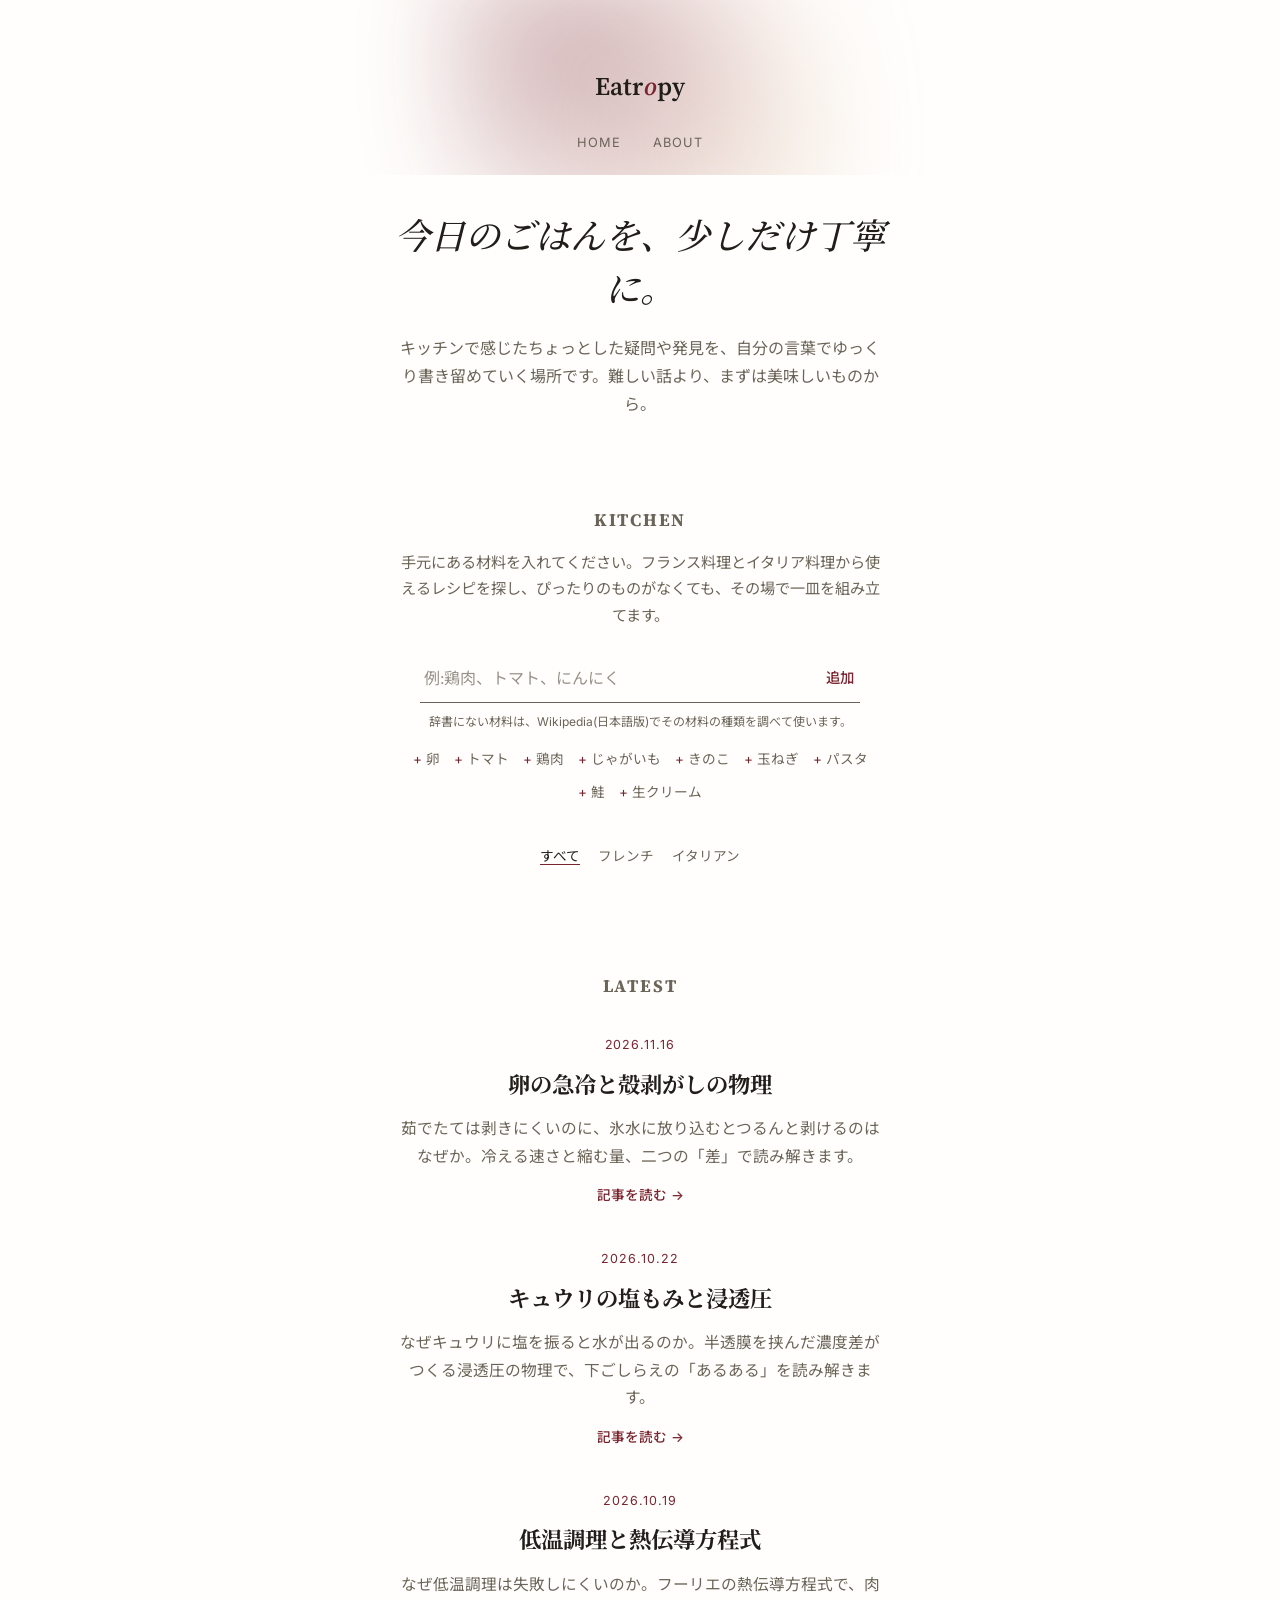
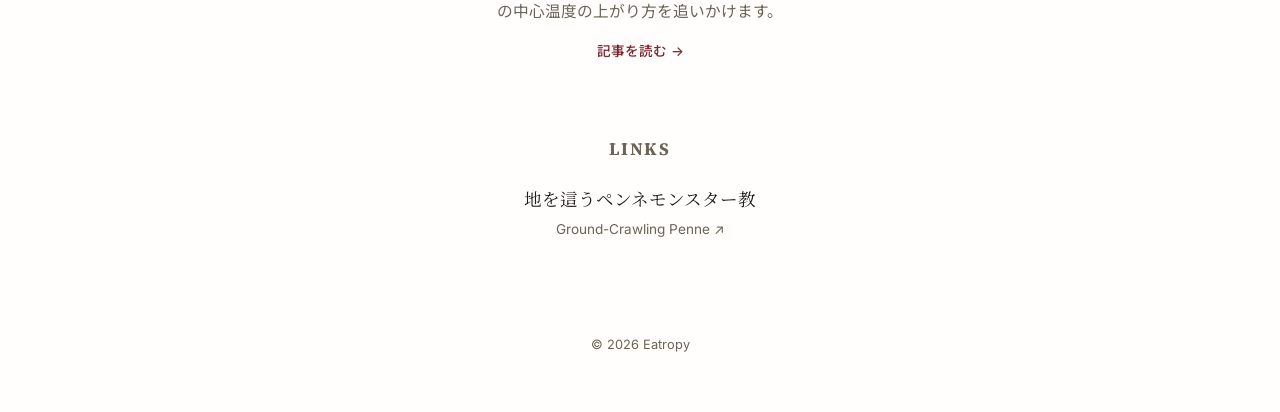
<file: index.html>
<!doctype html>
<html lang="ja">
<head>
<meta charset="utf-8">
<meta name="viewport" content="width=device-width, initial-scale=1">
<title>Eatropy</title>
<meta name="description" content="物理学生が、食をめぐる現象を物理の視点で読み解く。">
<link rel="canonical" href="https://eatropy.github.io/Eatropy/">
<meta property="og:type" content="website">
<meta property="og:url" content="https://eatropy.github.io/Eatropy/">
<meta property="og:site_name" content="Eatropy">
<meta property="og:title" content="Eatropy">
<meta property="og:description" content="物理学生が、食をめぐる現象を物理の視点で読み解く。">
<meta property="og:image" content="https://eatropy.github.io/Eatropy/og-image.png">
<meta property="og:locale" content="ja_JP">
<meta name="twitter:card" content="summary_large_image">
<meta name="twitter:title" content="Eatropy">
<meta name="twitter:description" content="物理学生が、食をめぐる現象を物理の視点で読み解く。">
<meta name="twitter:image" content="https://eatropy.github.io/Eatropy/og-image.png">
<link rel="icon" href="favicon.svg" type="image/svg+xml">
<link rel="preconnect" href="https://fonts.googleapis.com">
<link rel="preconnect" href="https://fonts.gstatic.com" crossorigin>
<link href="https://fonts.googleapis.com/css2?family=Source+Serif+4:ital,wght@0,400;0,600;1,400&family=EB+Garamond:ital,wght@0,400;0,500;1,400;1,500&family=Inter:wght@400;500;600&family=Noto+Serif+JP:wght@500;600&family=Noto+Sans+JP:wght@400;500&display=swap" rel="stylesheet">
<link rel="stylesheet" href="css/style.css">
<script defer src="js/recipes.js"></script>
<script defer src="js/kitchen.js"></script>
</head>
<body>

<header class="site-header">
  <div class="wrap">
    <div>
      <div class="logo">Eatr<em>o</em>py</div>
    </div>
    <nav class="site-nav">
      <a href="index.html">Home</a>
      <a href="about.html">About</a>
    </nav>
  </div>
</header>

<section class="hero">
  <div class="wrap">
    <h1>今日のごはんを、少しだけ丁寧に。</h1>
    <p>キッチンで感じたちょっとした疑問や発見を、自分の言葉でゆっくり書き留めていく場所です。難しい話より、まずは美味しいものから。</p>
  </div>
</section>

<section class="kitchen" id="kitchen">
  <div class="wrap">
    <h2>Kitchen</h2>
    <p class="kitchen-lead">手元にある材料を入れてください。フランス料理とイタリア料理から使えるレシピを探し、ぴったりのものがなくても、その場で一皿を組み立てます。</p>

    <form class="kitchen-form" autocomplete="off">
      <label class="visually-hidden" for="kitchen-input">材料</label>
      <input id="kitchen-input" type="text" placeholder="例:鶏肉、トマト、にんにく" enterkeyhint="done">
      <button type="submit">追加</button>
    </form>
    <p class="kitchen-note">辞書にない材料は、Wikipedia(日本語版)でその材料の種類を調べて使います。</p>

    <div class="kitchen-suggest" aria-label="よく使う材料">
      <button type="button" data-ing="卵">卵</button>
      <button type="button" data-ing="トマト">トマト</button>
      <button type="button" data-ing="鶏肉">鶏肉</button>
      <button type="button" data-ing="じゃがいも">じゃがいも</button>
      <button type="button" data-ing="きのこ">きのこ</button>
      <button type="button" data-ing="玉ねぎ">玉ねぎ</button>
      <button type="button" data-ing="パスタ">パスタ</button>
      <button type="button" data-ing="鮭">鮭</button>
      <button type="button" data-ing="生クリーム">生クリーム</button>
    </div>

    <div class="kitchen-chips" aria-live="polite"></div>

    <div class="kitchen-filter" role="radiogroup" aria-label="料理のジャンル">
      <label><input type="radio" name="cuisine" value="all" checked><span>すべて</span></label>
      <label><input type="radio" name="cuisine" value="fr"><span>フレンチ</span></label>
      <label><input type="radio" name="cuisine" value="it"><span>イタリアン</span></label>
      <button type="button" class="kitchen-clear" hidden>材料をすべて外す</button>
    </div>

    <div class="kitchen-results" aria-live="polite"></div>
    <noscript><p class="kitchen-empty">この機能を使うには JavaScript を有効にしてください。</p></noscript>
  </div>
</section>

<section class="posts">
  <div class="wrap">
    <h2>Latest</h2>

    <div class="post-list">
      <a class="post-entry" href="posts/egg-thermal-shock.html">
        <div class="meta">2026.11.16</div>
        <h3>卵の急冷と殻剥がしの物理</h3>
        <p>茹でたては剥きにくいのに、氷水に放り込むとつるんと剥けるのはなぜか。冷える速さと縮む量、二つの「差」で読み解きます。</p>
        <span class="read-more">記事を読む →</span>
      </a>
      <a class="post-entry" href="posts/cucumber-osmosis.html">
        <div class="meta">2026.10.22</div>
        <h3>キュウリの塩もみと浸透圧</h3>
        <p>なぜキュウリに塩を振ると水が出るのか。半透膜を挟んだ濃度差がつくる浸透圧の物理で、下ごしらえの「あるある」を読み解きます。</p>
        <span class="read-more">記事を読む →</span>
      </a>
      <a class="post-entry" href="posts/sous-vide-heat.html">
        <div class="meta">2026.10.19</div>
        <h3>低温調理と熱伝導方程式</h3>
        <p>なぜ低温調理は失敗しにくいのか。フーリエの熱伝導方程式で、肉の中心温度の上がり方を追いかけます。</p>
        <span class="read-more">記事を読む →</span>
      </a>
    </div>

  </div>
</section>

<section class="links">
  <div class="wrap">
    <h2>Links</h2>
    <a class="link-entry" href="https://g-penne.github.io/G-penne/" target="_blank" rel="noopener noreferrer">
      <div class="link-title">地を這うペンネモンスター教</div>
      <div class="link-sub">Ground-Crawling Penne ↗</div>
    </a>
  </div>
</section>

<footer class="site-footer">
  <div class="wrap">
    <span>&copy; 2026 Eatropy</span>
  </div>
</footer>

</body>
</html>
</file>
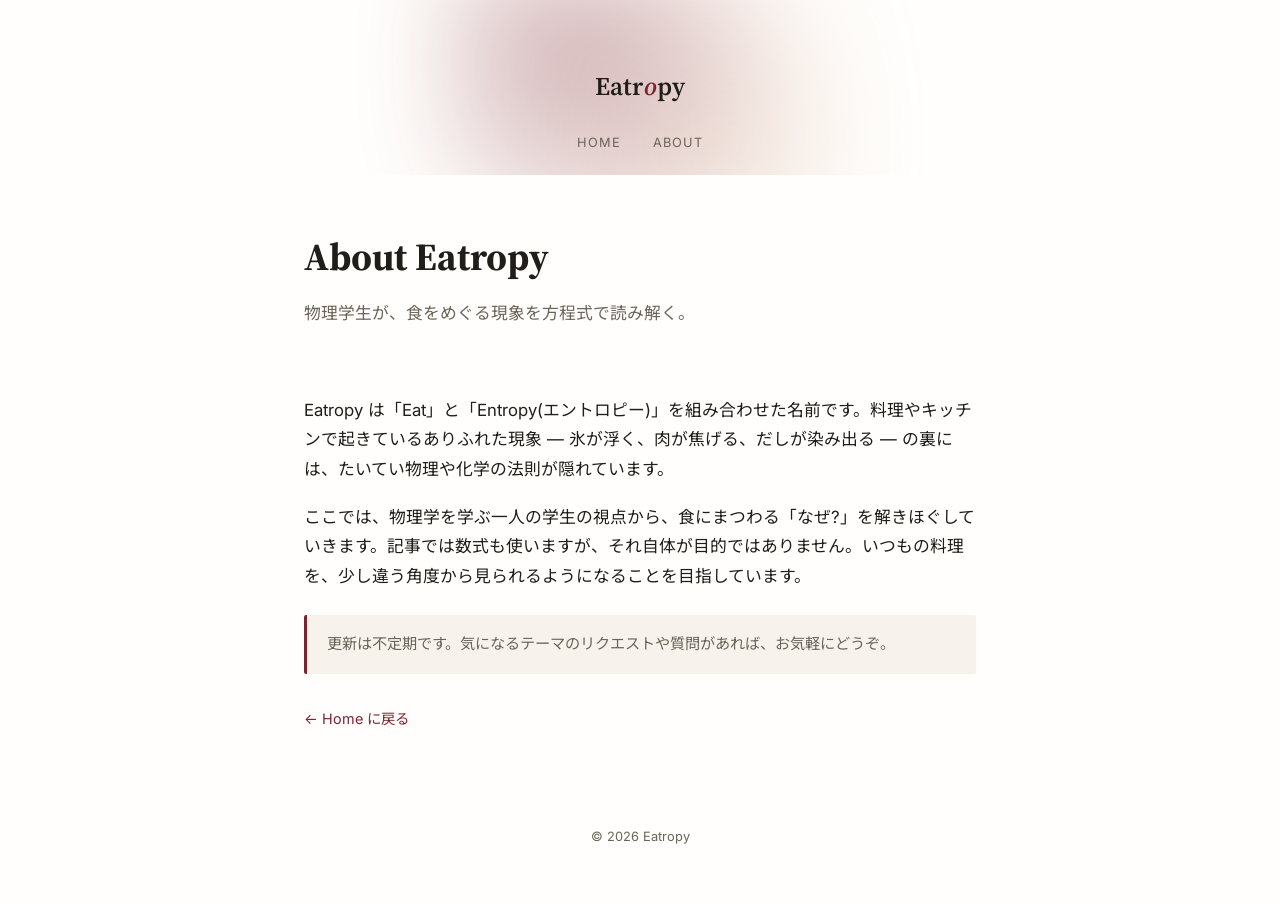
<file: about.html>
<!doctype html>
<html lang="ja">
<head>
<meta charset="utf-8">
<meta name="viewport" content="width=device-width, initial-scale=1">
<title>About — Eatropy</title>
<meta name="description" content="物理学生が、食をめぐる現象を方程式で読み解く。Eatropyについて。">
<link rel="canonical" href="https://eatropy.github.io/Eatropy/about.html">
<meta property="og:type" content="website">
<meta property="og:url" content="https://eatropy.github.io/Eatropy/about.html">
<meta property="og:site_name" content="Eatropy">
<meta property="og:title" content="About — Eatropy">
<meta property="og:description" content="物理学生が、食をめぐる現象を方程式で読み解く。Eatropyについて。">
<meta property="og:image" content="https://eatropy.github.io/Eatropy/og-image.png">
<meta property="og:locale" content="ja_JP">
<meta name="twitter:card" content="summary_large_image">
<meta name="twitter:title" content="About — Eatropy">
<meta name="twitter:description" content="物理学生が、食をめぐる現象を方程式で読み解く。Eatropyについて。">
<meta name="twitter:image" content="https://eatropy.github.io/Eatropy/og-image.png">
<link rel="icon" href="favicon.svg" type="image/svg+xml">
<link rel="preconnect" href="https://fonts.googleapis.com">
<link rel="preconnect" href="https://fonts.gstatic.com" crossorigin>
<link href="https://fonts.googleapis.com/css2?family=Source+Serif+4:ital,wght@0,400;0,600;1,400&family=Inter:wght@400;500;600&family=Noto+Serif+JP:wght@500;600&family=Noto+Sans+JP:wght@400;500&display=swap" rel="stylesheet">
<link rel="stylesheet" href="css/style.css">
</head>
<body>

<header class="site-header">
  <div class="wrap">
    <div>
      <div class="logo">Eatr<em>o</em>py</div>
    </div>
    <nav class="site-nav">
      <a href="index.html">Home</a>
      <a href="about.html">About</a>
    </nav>
  </div>
</header>

<section class="article-header">
  <div class="wrap narrow">
    <h1>About Eatropy</h1>
    <p class="subtitle">物理学生が、食をめぐる現象を方程式で読み解く。</p>
  </div>
</section>

<article class="content">
  <div class="wrap narrow">
    <p>Eatropy は「Eat」と「Entropy(エントロピー)」を組み合わせた名前です。料理やキッチンで起きているありふれた現象 ― 氷が浮く、肉が焦げる、だしが染み出る ― の裏には、たいてい物理や化学の法則が隠れています。</p>
    <p>ここでは、物理学を学ぶ一人の学生の視点から、食にまつわる「なぜ?」を解きほぐしていきます。記事では数式も使いますが、それ自体が目的ではありません。いつもの料理を、少し違う角度から見られるようになることを目指しています。</p>
    <div class="callout">更新は不定期です。気になるテーマのリクエストや質問があれば、お気軽にどうぞ。</div>
    <a class="back-link" href="index.html">&larr; Home に戻る</a>
  </div>
</article>

<footer class="site-footer">
  <div class="wrap">
    <span>&copy; 2026 Eatropy</span>
  </div>
</footer>

</body>
</html>
</file>
<file: css/style.css>
/* Eatropy — base styles */

:root {
  --color-bg: #fffefc;
  --color-bg-alt: #f7f3ec;
  --color-ink: #211e1a;
  --color-ink-soft: #6b6458;
  --color-accent: #7a2430;
  --color-accent-soft: #d9b199;
  --color-line: #ece6d8;
  --color-card: #ffffff;
  --font-display: "EB Garamond", "Noto Serif JP", Georgia, serif;
  --font-serif: "Source Serif 4", "Noto Serif JP", Georgia, serif;
  --font-sans: "Inter", "Noto Sans JP", -apple-system, sans-serif;
  --max-width: 900px;
  --max-width-narrow: 720px;
}

@media (prefers-color-scheme: dark) {
  :root:not([data-theme="light"]) {
    --color-bg: #15120f;
    --color-bg-alt: #1d1915;
    --color-ink: #f0e9db;
    --color-ink-soft: #b0a593;
    --color-accent: #c9707c;
    --color-accent-soft: #5a2832;
    --color-line: #342e26;
    --color-card: #1d1915;
  }
}

:root[data-theme="dark"] {
  --color-bg: #15120f;
  --color-bg-alt: #1d1915;
  --color-ink: #f0e9db;
  --color-ink-soft: #b0a593;
  --color-accent: #c9707c;
  --color-accent-soft: #5a2832;
  --color-line: #342e26;
  --color-card: #1d1915;
}

* { box-sizing: border-box; }

html { scroll-behavior: smooth; }

body {
  margin: 0;
  background: var(--color-bg);
  color: var(--color-ink);
  font-family: var(--font-sans);
  line-height: 1.75;
  -webkit-font-smoothing: antialiased;
}

a { color: var(--color-accent); text-decoration: none; }
a:hover { text-decoration: underline; }

.wrap {
  max-width: var(--max-width);
  margin: 0 auto;
  padding: 0 24px;
}

.wrap.narrow {
  max-width: var(--max-width-narrow);
}

/* Header */
.site-header {
  position: relative;
  padding: 64px 0 20px;
  text-align: center;
  overflow: hidden;
}

.site-header::before {
  content: "";
  position: absolute;
  top: -40px;
  left: 50%;
  width: 420px;
  height: 320px;
  transform: translateX(-50%);
  background:
    radial-gradient(circle at 35% 30%, var(--color-accent) 0%, transparent 60%),
    radial-gradient(circle at 65% 55%, var(--color-accent-soft) 0%, transparent 65%);
  filter: blur(42px);
  opacity: 0.35;
  pointer-events: none;
}

.site-header .wrap {
  position: relative;
}

.logo {
  font-family: var(--font-serif);
  font-size: 1.6rem;
  font-weight: 600;
  letter-spacing: 0.01em;
  color: var(--color-ink);
}

.logo em {
  font-style: italic;
  color: var(--color-accent);
}

nav.site-nav {
  display: block;
  margin-top: 18px;
}

nav.site-nav a {
  margin: 0 14px;
  font-size: 0.8rem;
  letter-spacing: 0.08em;
  text-transform: uppercase;
  color: var(--color-ink-soft);
}

nav.site-nav a:hover { color: var(--color-accent); }

/* Hero */
.hero {
  padding: 36px 0 64px;
  text-align: center;
}

.hero h1 {
  font-family: var(--font-display);
  font-style: italic;
  font-weight: 500;
  font-size: clamp(1.6rem, 4vw, 2.2rem);
  line-height: 1.5;
  margin: 0 auto 18px;
  max-width: 540px;
  color: var(--color-ink);
}

.hero p {
  color: var(--color-ink-soft);
  font-size: 1rem;
  max-width: 480px;
  margin: 0 auto;
}

/* Post list */
.posts {
  padding: 24px 0 48px;
  text-align: center;
}

.posts h2 {
  font-family: var(--font-serif);
  font-size: 1.1rem;
  text-transform: uppercase;
  letter-spacing: 0.1em;
  color: var(--color-ink-soft);
  margin-bottom: 32px;
}

.post-list {
  display: flex;
  flex-direction: column;
  align-items: center;
  gap: 40px;
}

.post-entry {
  display: block;
  max-width: 480px;
  text-decoration: none;
}

.post-entry:hover { text-decoration: none; }

.post-entry .meta {
  font-size: 0.78rem;
  color: var(--color-accent);
  text-transform: uppercase;
  letter-spacing: 0.08em;
  margin-bottom: 10px;
}

.post-entry h3 {
  font-family: var(--font-serif);
  font-size: 1.4rem;
  margin: 0 0 10px;
  color: var(--color-ink);
}

.post-entry:hover h3 { color: var(--color-accent); }

.post-entry p {
  color: var(--color-ink-soft);
  margin: 0;
  font-size: 0.98rem;
}

.read-more {
  display: inline-block;
  margin-top: 14px;
  font-size: 0.85rem;
  color: var(--color-accent);
  font-weight: 500;
}

/* Article */
.article-header {
  padding: 56px 0 32px;
}

.article-header .meta {
  font-size: 0.8rem;
  color: var(--color-accent);
  text-transform: uppercase;
  letter-spacing: 0.06em;
  margin-bottom: 14px;
}

.article-header h1 {
  font-family: var(--font-serif);
  font-size: clamp(1.8rem, 4vw, 2.4rem);
  line-height: 1.35;
  margin: 0 0 12px;
}

.article-header .subtitle {
  color: var(--color-ink-soft);
  font-size: 1.05rem;
}

article.content {
  padding-bottom: 64px;
  font-size: 1.05rem;
}

article.content h2 {
  font-family: var(--font-serif);
  font-size: 1.4rem;
  margin: 2.2em 0 0.8em;
}

article.content p { margin: 1.1em 0; }

article.content .diagram {
  background: var(--color-card);
  border: 1px solid var(--color-line);
  border-radius: 6px;
  padding: 20px 20px 12px;
  margin: 2em 0;
}

article.content .diagram svg {
  width: 100%;
  height: auto;
  display: block;
}

article.content .diagram .caption {
  margin-top: 10px;
  font-size: 0.82rem;
  color: var(--color-ink-soft);
  text-align: center;
}

article.content .callout {
  background: var(--color-bg-alt);
  border-left: 3px solid var(--color-accent);
  padding: 16px 20px;
  border-radius: 2px;
  font-size: 0.95rem;
  color: var(--color-ink-soft);
  margin: 1.6em 0;
}

article.content blockquote {
  font-family: var(--font-serif);
  font-style: italic;
  font-size: 1.15rem;
  color: var(--color-ink-soft);
  border-left: 3px solid var(--color-accent-soft);
  padding-left: 18px;
  margin: 1.8em 0;
}

article.content h3 {
  font-family: var(--font-serif);
  font-size: 1.12rem;
  margin: 1.8em 0 0.6em;
}

/* Derivation (大学物理パート) */
article.content .derivation {
  margin: 3em 0 2em;
  padding-top: 1.6em;
  border-top: 1px solid var(--color-line);
}

article.content .derivation > .label {
  font-size: 0.75rem;
  letter-spacing: 0.12em;
  text-transform: uppercase;
  color: var(--color-accent);
  margin-bottom: 4px;
}

article.content .derivation > h2 {
  margin-top: 0.2em;
}

article.content .derivation .lead {
  color: var(--color-ink-soft);
  font-size: 0.95rem;
}

article.content .katex-display {
  overflow-x: auto;
  overflow-y: hidden;
  padding: 6px 0;
  margin: 1.2em 0;
}

article.content .katex { font-size: 1.05em; }

article.content table.data {
  width: 100%;
  border-collapse: collapse;
  font-size: 0.9rem;
  margin: 1.6em 0;
}

article.content table.data th,
article.content table.data td {
  padding: 8px 10px;
  border-bottom: 1px solid var(--color-line);
  text-align: left;
  vertical-align: top;
}

article.content table.data th {
  font-weight: 500;
  color: var(--color-ink-soft);
  font-size: 0.8rem;
  letter-spacing: 0.04em;
}

article.content .table-wrap { overflow-x: auto; }

article.content .refs {
  font-size: 0.85rem;
  color: var(--color-ink-soft);
}

article.content .refs li { margin: 0.3em 0; }

.back-link {
  display: inline-block;
  margin-top: 8px;
  font-size: 0.9rem;
}

/* Kitchen (材料からレシピ) */
.visually-hidden {
  position: absolute;
  width: 1px; height: 1px;
  overflow: hidden;
  clip: rect(0 0 0 0);
  white-space: nowrap;
}

.kitchen {
  padding: 8px 0 56px;
  text-align: center;
}

.kitchen h2 {
  font-family: var(--font-serif);
  font-size: 1.1rem;
  text-transform: uppercase;
  letter-spacing: 0.1em;
  color: var(--color-ink-soft);
  margin-bottom: 14px;
}

.kitchen-lead {
  max-width: 480px;
  margin: 0 auto 24px;
  color: var(--color-ink-soft);
  font-size: 0.95rem;
}

.kitchen-form {
  display: flex;
  max-width: 440px;
  margin: 0 auto;
  border-bottom: 1px solid var(--color-ink-soft);
}

.kitchen-form input {
  flex: 1;
  min-width: 0;
  border: 0;
  background: transparent;
  color: var(--color-ink);
  font: inherit;
  font-size: 1rem;
  padding: 10px 4px;
  outline: none;
}

.kitchen-form input::placeholder { color: var(--color-ink-soft); opacity: 0.7; }

.kitchen-form:focus-within { border-bottom-color: var(--color-accent); }

.kitchen-form button,
.kitchen-clear {
  border: 0;
  background: transparent;
  color: var(--color-accent);
  font: inherit;
  font-size: 0.9rem;
  font-weight: 500;
  cursor: pointer;
  padding: 8px 6px;
}

.kitchen-note {
  font-size: 0.75rem;
  color: var(--color-ink-soft);
  margin: 8px auto 0;
  max-width: 440px;
}

.kitchen-suggest {
  display: flex;
  flex-wrap: wrap;
  justify-content: center;
  gap: 6px 14px;
  margin: 14px auto 0;
  max-width: 480px;
}

.kitchen-suggest button {
  border: 0;
  background: none;
  color: var(--color-ink-soft);
  font: inherit;
  font-size: 0.85rem;
  cursor: pointer;
  padding: 2px 0;
}

.kitchen-suggest button::before { content: "+ "; color: var(--color-accent); }
.kitchen-suggest button:hover { color: var(--color-accent); }

.kitchen-chips {
  display: flex;
  flex-wrap: wrap;
  justify-content: center;
  gap: 8px;
  margin: 20px auto 0;
  max-width: 560px;
}

.chip {
  display: inline-flex;
  align-items: center;
  gap: 4px;
  padding: 4px 6px 4px 12px;
  border-radius: 999px;
  background: var(--color-bg-alt);
  border: 1px solid var(--color-line);
  font-size: 0.88rem;
  color: var(--color-ink);
}

.chip.is-unknown { border-style: dashed; }
.chip.is-checking { opacity: 0.6; }
.chip.is-wiki { border-color: var(--color-accent-soft); }
.chip.is-pantry { color: var(--color-ink-soft); }

.chip-x {
  border: 0;
  background: none;
  color: var(--color-ink-soft);
  cursor: pointer;
  font-size: 1rem;
  line-height: 1;
  padding: 0 4px;
}

.chip-x:hover { color: var(--color-accent); }

.kitchen-filter {
  display: flex;
  flex-wrap: wrap;
  justify-content: center;
  align-items: center;
  gap: 4px 18px;
  margin: 18px auto 0;
  font-size: 0.85rem;
}

.kitchen-filter label {
  cursor: pointer;
  color: var(--color-ink-soft);
}

.kitchen-filter input { position: absolute; opacity: 0; pointer-events: none; }

.kitchen-filter input:checked + span {
  color: var(--color-ink);
  border-bottom: 1px solid var(--color-accent);
}

.kitchen-filter input:focus-visible + span { outline: 2px solid var(--color-accent); outline-offset: 2px; }

.kitchen-clear { font-size: 0.8rem; color: var(--color-ink-soft); }

.kitchen-results {
  max-width: 600px;
  margin: 8px auto 0;
  text-align: left;
}

.kitchen-group h3 {
  font-family: var(--font-serif);
  font-size: 1rem;
  letter-spacing: 0.04em;
  color: var(--color-ink-soft);
  text-align: center;
  margin: 40px 0 8px;
}

.kitchen-caption,
.kitchen-empty {
  font-size: 0.85rem;
  color: var(--color-ink-soft);
  text-align: center;
  margin: 0 auto 8px;
  max-width: 480px;
}

.kitchen-unknown {
  margin: 28px auto 0;
  padding: 14px 18px;
  background: var(--color-bg-alt);
  border-radius: 4px;
  font-size: 0.88rem;
  color: var(--color-ink-soft);
  text-align: center;
}

.kitchen-unknown p { margin: 0 0 6px; }
.kitchen-unknown p:last-child { margin-bottom: 0; }

.kitchen-search a {
  display: inline-block;
  margin: 2px 10px;
}

.recipe-entry {
  padding: 22px 0;
  border-bottom: 1px solid var(--color-line);
}

.recipe-entry .meta {
  font-size: 0.75rem;
  color: var(--color-accent);
  text-transform: uppercase;
  letter-spacing: 0.06em;
}

.recipe-entry h4 {
  font-family: var(--font-serif);
  font-size: 1.25rem;
  margin: 6px 0 2px;
}

.recipe-original {
  font-family: var(--font-serif);
  font-style: italic;
  color: var(--color-ink-soft);
  font-size: 0.9rem;
}

.recipe-match,
.recipe-note {
  font-size: 0.85rem;
  color: var(--color-ink-soft);
  margin: 10px 0 0;
}

.recipe-match span { display: block; }
.recipe-match .missing { color: var(--color-accent); }

.recipe-entry details { margin-top: 12px; }

.recipe-entry summary {
  cursor: pointer;
  font-size: 0.88rem;
  color: var(--color-accent);
  font-weight: 500;
}

.recipe-entry h5 {
  font-size: 0.8rem;
  letter-spacing: 0.06em;
  color: var(--color-ink-soft);
  margin: 18px 0 6px;
}

.recipe-amounts,
.recipe-steps {
  margin: 0;
  padding-left: 1.4em;
  font-size: 0.95rem;
}

.recipe-amounts li,
.recipe-steps li { margin: 4px 0; }

.recipe-physics {
  margin-top: 18px;
  background: var(--color-bg-alt);
  border-left: 3px solid var(--color-accent);
  padding: 12px 16px;
  font-size: 0.9rem;
  color: var(--color-ink-soft);
}

.recipe-physics .label {
  font-size: 0.72rem;
  letter-spacing: 0.1em;
  color: var(--color-accent);
  margin-bottom: 4px;
}

.recipe-physics p { margin: 0 0 6px; }
.recipe-physics a { font-size: 0.85rem; }

/* Links */
.links {
  padding: 8px 0 64px;
  text-align: center;
}

.links h2 {
  font-family: var(--font-serif);
  font-size: 1.1rem;
  text-transform: uppercase;
  letter-spacing: 0.1em;
  color: var(--color-ink-soft);
  margin-bottom: 20px;
}

.link-entry {
  display: inline-block;
  text-decoration: none;
}

.link-entry:hover { text-decoration: none; }

.link-entry .link-title {
  font-family: var(--font-serif);
  font-size: 1.1rem;
  color: var(--color-ink);
  margin-bottom: 2px;
}

.link-entry:hover .link-title { color: var(--color-accent); }

.link-entry .link-sub {
  font-size: 0.85rem;
  color: var(--color-ink-soft);
}

/* Footer */
.site-footer {
  padding: 28px 0 56px;
  color: var(--color-ink-soft);
  font-size: 0.8rem;
  text-align: center;
}
</file>
